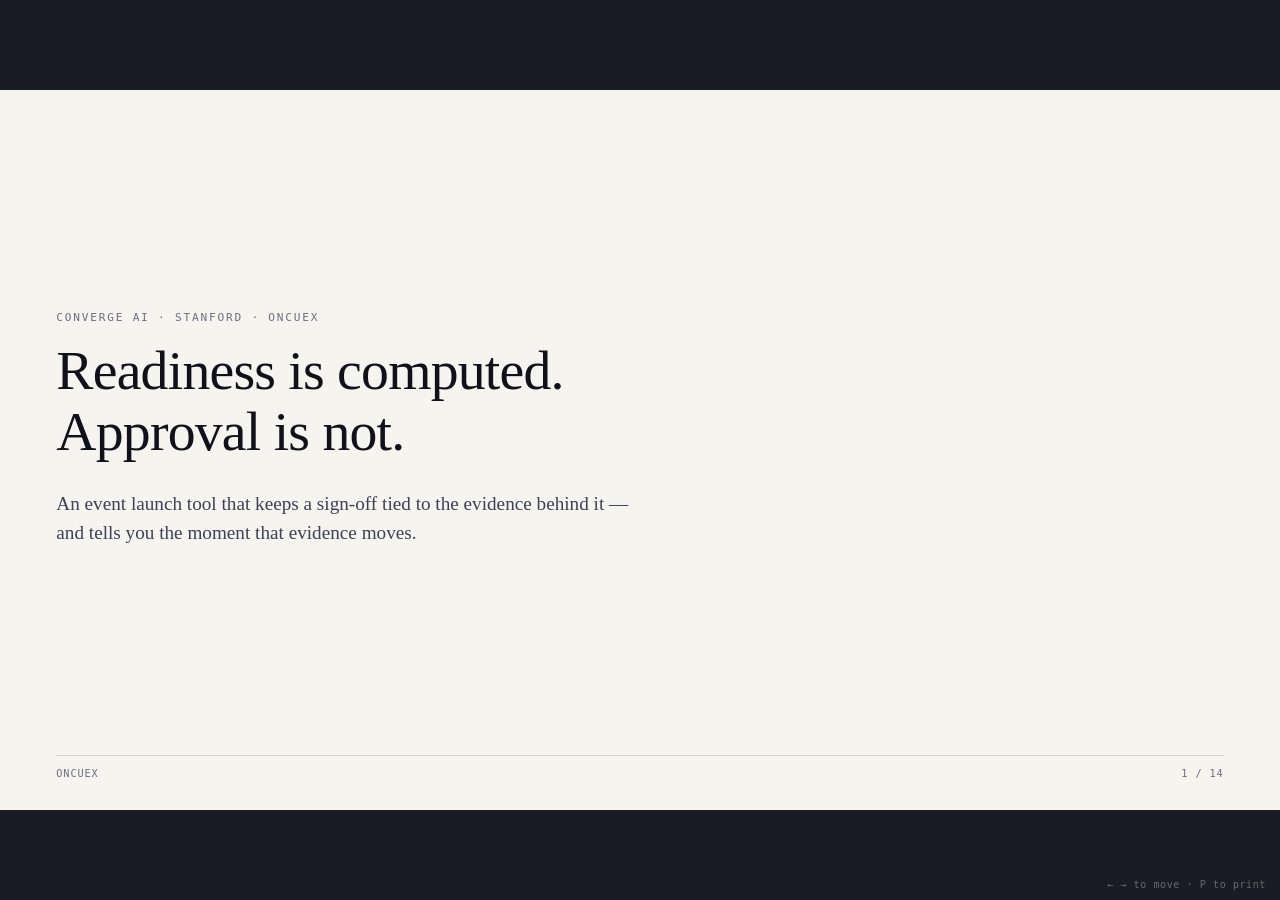
<file: submission/demo-slides.html>
<!doctype html>
<html lang="en">
<head>
<meta charset="utf-8">
<meta name="viewport" content="width=device-width, initial-scale=1">
<title>OnCueX — demo</title>
<style>
  :root {
    --ink: #10111a;
    --ink-soft: #3d4056;
    --ink-faint: #6b6e82;
    --paper: #f6f4ef;
    --rule: #d9d5cb;
    --accent: #8b3a2f;
    --accent-soft: #b96b5c;
    --good: #2f5d4a;
    --warn: #9a6a1e;
    --bad: #8b3a2f;
  }
  * { box-sizing: border-box; }
  html, body {
    margin: 0; padding: 0; height: 100%;
    background: #1a1b24;
    font-family: "Iowan Old Style", "Palatino Linotype", Palatino, Georgia, serif;
    color: var(--ink);
  }
  #stage {
    position: relative;
    width: 100vw; height: 100vh;
    display: flex; align-items: center; justify-content: center;
    overflow: hidden;
  }
  .slide {
    position: absolute;
    inset: 0;
    margin: auto;
    width: min(100vw, calc(100vh * 16 / 9));
    height: min(100vh, calc(100vw * 9 / 16));
    background: var(--paper);
    padding: 3.2vh 4.4vw;
    display: none;
    flex-direction: column;
    font-size: min(1.72vh, 1.92vw);
    line-height: 1.5;
  }
  .slide.active { display: flex; }

  .eyebrow {
    font-family: ui-monospace, "SF Mono", Menlo, monospace;
    font-size: 0.72em;
    letter-spacing: 0.16em;
    text-transform: uppercase;
    color: var(--ink-faint);
    margin-bottom: 1.2em;
  }
  h1 {
    font-size: 2.9em;
    line-height: 1.1;
    font-weight: 500;
    margin: 0 0 0.5em;
    letter-spacing: -0.014em;
    max-width: 22em;
  }
  h2 {
    font-size: 1.82em;
    line-height: 1.18;
    font-weight: 500;
    margin: 0 0 0.7em;
    letter-spacing: -0.008em;
    max-width: 26em;
  }
  p { margin: 0 0 0.85em; max-width: 34em; color: var(--ink-soft); }
  .lead { font-size: 1.14em; color: var(--ink-soft); max-width: 30em; }
  strong { font-weight: 600; color: var(--ink); }
  em { font-style: italic; }

  .body { flex: 1; display: flex; flex-direction: column; justify-content: center; min-height: 0; }
  .body.top { justify-content: flex-start; }
  .center { justify-content: center; }

  .rule { height: 1px; background: var(--rule); border: 0; margin: 1.4em 0; }

  .cols { display: grid; grid-template-columns: 1fr 1fr; gap: 2.6em; align-items: start; }
  .cols-3 { display: grid; grid-template-columns: repeat(3, 1fr); gap: 1.8em; }

  .card {
    border: 1px solid var(--rule);
    background: rgba(255,255,255,0.5);
    padding: 1.15em 1.3em;
    border-radius: 2px;
  }
  .card h3 {
    font-size: 1.02em; font-weight: 600; margin: 0 0 0.4em;
    letter-spacing: -0.004em;
  }
  .card p { font-size: 0.94em; margin: 0; }
  .card .tag {
    font-family: ui-monospace, "SF Mono", Menlo, monospace;
    font-size: 0.68em; letter-spacing: 0.08em; text-transform: uppercase;
    color: var(--ink-faint); display: block; margin-bottom: 0.55em;
  }

  ul { margin: 0 0 0.8em; padding-left: 1.05em; color: var(--ink-soft); max-width: 34em; }
  li { margin-bottom: 0.5em; }
  li::marker { color: var(--accent-soft); }

  .kv { display: grid; grid-template-columns: auto 1fr; gap: 0.42em 1.5em; align-items: baseline; max-width: 36em; }
  .kv dt {
    font-family: ui-monospace, "SF Mono", Menlo, monospace;
    font-size: 0.8em; color: var(--ink-faint); letter-spacing: 0.02em;
  }
  .kv dd { margin: 0; color: var(--ink); }

  code, .mono {
    font-family: ui-monospace, "SF Mono", Menlo, monospace;
    font-size: 0.86em;
    background: rgba(139,58,47,0.07);
    padding: 0.1em 0.34em;
    border-radius: 2px;
    color: #5a2620;
  }

  .status {
    display: inline-block; padding: 0.1em 0.5em; border-radius: 2px;
    font-family: ui-monospace, "SF Mono", Menlo, monospace;
    font-size: 0.76em; letter-spacing: 0.03em;
  }
  .s-supported { background: rgba(47,93,74,0.13); color: var(--good); }
  .s-outdated  { background: rgba(154,106,30,0.15); color: var(--warn); }
  .s-blocked   { background: rgba(139,58,47,0.13); color: var(--bad); }
  .s-missing   { background: rgba(107,110,130,0.14); color: var(--ink-faint); }

  table { border-collapse: collapse; width: 100%; font-size: 0.92em; max-width: 44em; }
  th {
    text-align: left; font-weight: 600; color: var(--ink);
    border-bottom: 1.5px solid var(--ink); padding: 0.5em 0.9em 0.5em 0;
    font-size: 0.94em;
  }
  td {
    border-bottom: 1px solid var(--rule); padding: 0.52em 0.9em 0.52em 0;
    color: var(--ink-soft); vertical-align: top;
  }
  td:last-child, th:last-child { padding-right: 0; }
  tr:last-child td { border-bottom: 0; }

  .big-number { font-size: 2.6em; line-height: 1; font-weight: 500; letter-spacing: -0.02em; display: block; }
  .under { font-size: 0.8em; color: var(--ink-faint); display: block; margin-top: 0.45em; }

  .quote {
    border-left: 2px solid var(--accent-soft);
    padding: 0.2em 0 0.2em 1.1em;
    font-style: italic; color: var(--ink-soft); max-width: 32em;
  }

  .foot {
    display: flex; justify-content: space-between; align-items: baseline;
    font-family: ui-monospace, "SF Mono", Menlo, monospace;
    font-size: 0.66em; letter-spacing: 0.09em; text-transform: uppercase;
    color: var(--ink-faint);
    padding-top: 1em; border-top: 1px solid var(--rule); margin-top: auto;
  }
  .title-slide { justify-content: center; }
  .title-slide h1 { font-size: 3.6em; max-width: 14em; }
  .title-slide .lead { font-size: 1.24em; }

  .arrow { color: var(--accent-soft); padding: 0 0.35em; }
  .note { font-size: 0.82em; color: var(--ink-faint); font-style: italic; }
  .warn-box {
    border-left: 2px solid var(--accent);
    background: rgba(139,58,47,0.05);
    padding: 0.8em 1.1em; max-width: 38em;
  }
  .warn-box p { margin: 0; font-size: 0.94em; }

  .help {
    position: fixed; bottom: 10px; right: 14px;
    font-family: ui-monospace, Menlo, monospace; font-size: 10px;
    color: rgba(255,255,255,0.34); letter-spacing: 0.06em;
    user-select: none;
  }
  @media print {
    .help { display: none; }
    html, body { background: #fff; }
    #stage { display: block; height: auto; }
    .slide { position: relative; display: flex !important; page-break-after: always; width: 100%; height: 100vh; }
  }
</style>
</head>
<body>
<div id="stage">

<!-- 1 ------------------------------------------------------------------>
<section class="slide title-slide">
  <div class="body">
    <div class="eyebrow">Converge AI · Stanford · OnCueX</div>
    <h1>Readiness is computed.<br>Approval is not.</h1>
    <p class="lead">An event launch tool that keeps a sign-off tied to the evidence behind it — and tells you the moment that evidence moves.</p>
  </div>
  <div class="foot"><span>OnCueX</span><span>1 / 14</span></div>
</section>

<!-- 2 ------------------------------------------------------------------>
<section class="slide">
  <div class="eyebrow">The problem</div>
  <div class="body top">
    <h2>A checked box is not evidence.</h2>
    <p class="lead">Every launch tool can show you a task list with ticks through it. None of them can tell you whether the plan underneath still holds.</p>
    <hr class="rule">
    <div class="cols">
      <div>
        <h3 style="font-size:1.05em;margin:0 0 0.5em;font-weight:600;">The obvious failure</h3>
        <p>Requirements are marked done while nothing current supports them. Access windows, crew calls, run of show and committed cost quietly disagree with each other.</p>
      </div>
      <div>
        <h3 style="font-size:1.05em;margin:0 0 0.5em;font-weight:600;">The embarrassing one</h3>
        <p>The venue changes. Some commitments lose their support and others don't. The approval granted before the change still <em>looks</em> current — and nobody can say which parts are still true.</p>
      </div>
    </div>
  </div>
  <div class="foot"><span>OnCueX</span><span>2 / 14</span></div>
</section>

<!-- 3 ------------------------------------------------------------------>
<section class="slide">
  <div class="eyebrow">The scenario</div>
  <div class="body">
    <h2>One fictional launch, moved once.</h2>
    <dl class="kv">
      <dt>Client</dt><dd>Northwind Provisions — spring launch reception</dd>
      <dt>Guests</dt><dd>120 · fixed</dd>
      <dt>Budget</dt><dd>$30,000 approved · fixed</dd>
      <dt>Date</dt><dd>14 March 2027</dd>
      <dt>Venue A</dt><dd>Foundry Hall — access 05:00–12:00, occupancy 150, stop 23:00</dd>
    </dl>
    <hr class="rule">
    <p>The venue moves to <strong>Pier 9 Loft</strong>: access narrows to 06:00–07:30, occupancy drops to 110, the stop moves to 21:30, and the total rises to $31,450.</p>
    <p class="note">All people, venues and prices are fictional.</p>
  </div>
  <div class="foot"><span>OnCueX</span><span>3 / 14</span></div>
</section>

<!-- 4 ------------------------------------------------------------------>
<section class="slide">
  <div class="eyebrow">What the move breaks</div>
  <div class="body top">
    <h2>Five conditions fail at once. A sixth check reports the rest.</h2>
    <table>
      <thead><tr><th>Check</th><th>The conflicting values</th></tr></thead>
      <tbody>
        <tr><td>Access vs crew arrival</td><td>07:15 arrival + 45 min setup reaches 08:00; access ends 07:30</td></tr>
        <tr><td>Occupancy vs headcount</td><td>Licensed 110 is below 120 guests + 10 circulation</td></tr>
        <tr><td>Run of show vs hard stop</td><td>22:00 end + 30 min margin needs 22:30; stop is 21:30</td></tr>
        <tr><td>Committed total</td><td>$31,450 against a $30,000 approval</td></tr>
        <tr><td>Attestation current</td><td>Fire attestation belongs to Venue A, not Venue B</td></tr>
        <tr><td>Dependency closure</td><td>Six blocking requirements are unsupported</td></tr>
      </tbody>
    </table>
    <p class="note" style="margin-top:1em;">The set is always six. A failure names the values that disagree — never a percentage.</p>
  </div>
  <div class="foot"><span>OnCueX</span><span>4 / 14</span></div>
</section>

<!-- 5 ------------------------------------------------------------------>
<section class="slide">
  <div class="eyebrow">The central distinction</div>
  <div class="body">
    <h2>Readiness is computed. Acceptance is recorded.</h2>
    <div class="cols">
      <div class="card">
        <span class="tag">Computed</span>
        <h3>Readiness</h3>
        <p>A pure function over one snapshot. Returns <span class="status s-missing">missing</span> <span class="status s-blocked">blocked</span> <span class="status s-outdated">outdated</span> <span class="status s-supported">supported</span> with a named reason for each. No model in the loop.</p>
      </div>
      <div class="card">
        <span class="tag">Recorded</span>
        <h3>Acceptance</h3>
        <p>Exists only as a decision by a named project manager against one revision, one requirement set and one evidence set. The evaluator can never emit it.</p>
      </div>
    </div>
    <hr class="rule">
    <p class="quote">A green badge can never impersonate a person.</p>
  </div>
  <div class="foot"><span>OnCueX</span><span>5 / 14</span></div>
</section>

<!-- 6 ------------------------------------------------------------------>
<section class="slide">
  <div class="eyebrow">Why it's built this way</div>
  <div class="body">
    <h2>Two counters, because an opinion is not a fact.</h2>
    <p class="lead">Recording a sign-off must not invalidate the sign-off. That single sentence drives the storage design.</p>
    <table>
      <thead><tr><th>Counter</th><th>Advances on</th><th>Decides</th></tr></thead>
      <tbody>
        <tr><td><code>eventSequence</code></td><td>every event, including a sign-off</td><td>audit ordering</td></tr>
        <tr><td><code>assessmentRevision</code></td><td>only changes to assessed facts</td><td>whether an approval is still current</td></tr>
      </tbody>
    </table>
    <hr class="rule">
    <p>Sign-off advances the first and leaves the second alone — so it is current the instant it is written, and still current after a reload.</p>
    <p class="note">Earlier versions bound decisions to the single revision and staled every approval on write. That was the first defect found in review.</p>
  </div>
  <div class="foot"><span>OnCueX</span><span>6 / 14</span></div>
</section>

<!-- 7 ------------------------------------------------------------------>
<section class="slide">
  <div class="eyebrow">What survives the change</div>
  <div class="body">
    <h2>Impact comes from declared bindings, not a diff.</h2>
    <p>Each requirement declares the fields it depends on. Each evidence record records the values it was bound to. A change walks those declarations, then closes over the prerequisite graph.</p>
    <div class="cols" style="margin-top:0.4em;">
      <div class="card" style="border-left:2px solid var(--accent);">
        <span class="tag">6 requirements · 6 records</span>
        <h3>Work to revisit</h3>
        <p>Loading, capacity, crew arrival, run of show, budget, fire attestation.</p>
      </div>
      <div class="card" style="border-left:2px solid var(--good);">
        <span class="tag">1 requirement · 1 record</span>
        <h3>Keep as it is</h3>
        <p>Photographer delivers 120 edited images within 10 days. Binds to no venue field. No blanket reset touches it.</p>
      </div>
    </div>
    <p class="note" style="margin-top:1em;">Marking the photographer outdated is a defect, and a test fails if it happens.</p>
  </div>
  <div class="foot"><span>OnCueX</span><span>7 / 14</span></div>
</section>

<!-- 8 ------------------------------------------------------------------>
<section class="slide">
  <div class="eyebrow">The interface</div>
  <div class="body">
    <h2>The launch, not the system's reasoning about it.</h2>
    <p class="lead">Five tabs a producer would actually open. The engine is underneath; it surfaces only where a decision is needed.</p>
    <div class="cols-3" style="margin-top:0.5em;">
      <div class="card"><span class="tag">Overview</span><h3>The day at a glance</h3><p>Next work, the team, budget snapshot, what needs a look.</p></div>
      <div class="card"><span class="tag">Checklist</span><h3>The commitments</h3><p>Grouped by venue, crew, production, photography and budget.</p></div>
      <div class="card"><span class="tag">Itinerary</span><h3>The event day</h3><p>Access, crew call, setup, run of show, hard stop.</p></div>
      <div class="card"><span class="tag">Budget</span><h3>Approved against committed</h3><p>Partner commitments and the remaining line.</p></div>
      <div class="card"><span class="tag">Partners</span><h3>The outside parties</h3><p>Venue, caterer, production, photographer — with documents.</p></div>
      <div class="card" style="background:rgba(139,58,47,0.06);"><span class="tag">Header</span><h3>Sign off</h3><p>One deliberate action, available only when the plan holds.</p></div>
    </div>
  </div>
  <div class="foot"><span>OnCueX</span><span>8 / 14</span></div>
</section>

<!-- 9 ------------------------------------------------------------------>
<section class="slide">
  <div class="eyebrow">The AI boundary</div>
  <div class="body">
    <h2>Proposes, and cannot write.</h2>
    <div class="cols">
      <div>
        <h3 style="font-size:1.02em;margin:0 0 0.55em;font-weight:600;">Two allowlisted operations</h3>
        <ul>
          <li><code>extractBrief</code> — structured brief from pasted text, every claim carrying a source span</li>
          <li><code>draftRecovery</code> — proposed field changes with rationale and sources</li>
        </ul>
      </div>
      <div>
        <h3 style="font-size:1.02em;margin:0 0 0.55em;font-weight:600;">Rejected, however confident</h3>
        <ul>
          <li>a vendor confirmation no source asserts</li>
          <li>attribution to someone who didn't say it</li>
          <li>any change to status, readiness or budget</li>
          <li>instructions embedded in uploaded material</li>
        </ul>
      </div>
    </div>
    <hr class="rule">
    <p>Output lands as a proposal with <code>author.kind = "model"</code>. Adoption is a separate human command with its own expected revision. The model has no channel to the writer.</p>
  </div>
  <div class="foot"><span>OnCueX</span><span>9 / 14</span></div>
</section>

<!-- 10 ----------------------------------------------------------------->
<section class="slide">
  <div class="eyebrow">Source review</div>
  <div class="body">
    <h2>A concern is not a plan change.</h2>
    <p>Items arrive from named channels — Gmail, Slack, iMessage, Zoom, Research, Manual — each with a locator and a content digest.</p>
    <p>Reviewing one records a disposition: concern, dismissed, deferred, clarification, resolved. The reviewed item is retained; the plan is untouched.</p>
    <hr class="rule">
    <div class="cols">
      <div class="card"><span class="tag">Concern</span><h3>A judgement about a source</h3><p>Recorded against the review, with a reason and who raised it.</p></div>
      <div class="card"><span class="tag">Change</span><h3>A command against the plan</h3><p>Requires an expected revision, produces a new one, and requires re-assessment.</p></div>
    </div>
    <p class="note" style="margin-top:0.9em;">Merging these is how a comment silently becomes a commitment.</p>
  </div>
  <div class="foot"><span>OnCueX</span><span>10 / 14</span></div>
</section>

<!-- 11 ----------------------------------------------------------------->
<section class="slide">
  <div class="eyebrow">Under pressure</div>
  <div class="body">
    <h2>Four contract defects found in review, and what each cost.</h2>
    <table>
      <thead><tr><th>Defect</th><th>If it had shipped</th></tr></thead>
      <tbody>
        <tr><td>A decision bound to the revision it advances</td><td>Every sign-off stale on write</td></tr>
        <tr><td>A dependency naming a field that doesn't exist</td><td>A real change silently ignored</td></tr>
        <tr><td>An oracle listing 3 failures where 5 were true</td><td>A correct engine failing its own tests</td></tr>
        <tr><td>Recovery asserting values no source stated</td><td>Invented vendor concessions</td></tr>
      </tbody>
    </table>
    <p class="note" style="margin-top:1.1em;">Each is now mechanically rejected by the fixture validator. Ten reintroduced defects confirm it — one of them was in the write path, where a rejected change still moved the field it named.</p>
  </div>
  <div class="foot"><span>OnCueX</span><span>11 / 14</span></div>
</section>

<!-- 12 ----------------------------------------------------------------->
<section class="slide">
  <div class="eyebrow">Verification</div>
  <div class="body">
    <h2>What actually runs.</h2>
    <div class="cols">
      <div>
        <h3 style="font-size:1em;margin:0 0 0.6em;font-weight:600;">Python reference — normative</h3>
        <dl class="kv" style="grid-template-columns:auto 1fr;font-size:0.92em;">
          <dt>fixtures</dt><dd>0 errors, 0 warnings</dd>
          <dt>schema</dt><dd>95 checks</dd>
          <dt>core</dt><dd>102 checks</dd>
          <dt>oracle</dt><dd>40 differential</dd>
          <dt>end-to-end</dt><dd>passes</dd>
        </dl>
      </div>
      <div>
        <h3 style="font-size:1em;margin:0 0 0.6em;font-weight:600;">Operator app — shipped</h3>
        <dl class="kv" style="grid-template-columns:auto 1fr;font-size:0.92em;">
          <dt>self-check</dt><dd>33 checks</dd>
          <dt>source review</dt><dd>39 checks</dd>
          <dt>typecheck</dt><dd>clean</dd>
          <dt>lint</dt><dd>clean</dd>
          <dt>build</dt><dd>clean</dd>
        </dl>
      </div>
    </div>
    <hr class="rule">
    <p>The app is a port, so the two behaviours a port most easily loses are pinned by name — and each guard is verified by removing it and watching exactly that check fail.</p>
  </div>
  <div class="foot"><span>OnCueX</span><span>12 / 14</span></div>
</section>

<!-- 13 ----------------------------------------------------------------->
<section class="slide">
  <div class="eyebrow">Limits</div>
  <div class="body">
    <h2>What this does not do.</h2>
    <ul style="font-size:1.04em;">
      <li>It does not decide. The model extracts and drafts; a person adopts and signs off.</li>
      <li>It does not verify physical reality. It checks records, dates and internal consistency — permits, accessibility and safety stay with qualified people.</li>
      <li>It does not secure multiple users. Contributor roles are simulated and labelled, and the record lives in the operator's browser.</li>
      <li>It does not estimate savings. No comparison against a manual baseline has been measured.</li>
      <li>It does not use real data. Every person, venue and price is fictional.</li>
    </ul>
    <div class="warn-box" style="margin-top:0.8em;">
      <p>The scenario is one synthetic launch. A result on it is a result on it.</p>
    </div>
  </div>
  <div class="foot"><span>OnCueX</span><span>13 / 14</span></div>
</section>

<!-- 14 ----------------------------------------------------------------->
<section class="slide title-slide">
  <div class="body">
    <div class="eyebrow">Close</div>
    <h1>The plan changes.<br>The approval should notice.</h1>
    <p class="lead">Readiness computed from current evidence. Approval recorded by a person against an exact revision. Impact derived from what each commitment actually depends on.</p>
    <hr class="rule" style="max-width:30em;">
    <dl class="kv" style="font-size:0.9em;">
      <dt>reference</dt><dd><code>oncuex/</code> · <code>tools/</code></dd>
      <dt>app</dt><dd><code>app/</code> — Enter, React, TypeScript</dd>
      <dt>spec</dt><dd><code>docs/</code> — four documents, 24 checks</dd>
    </dl>
  </div>
  <div class="foot"><span>OnCueX</span><span>14 / 14</span></div>
</section>

</div>
<div class="help">← → to move · P to print</div>
<script>
  const slides = [...document.querySelectorAll('.slide')];
  let i = 0;
  function show(n) {
    i = Math.max(0, Math.min(slides.length - 1, n));
    slides.forEach((s, k) => s.classList.toggle('active', k === i));
    history.replaceState(null, '', '#' + (i + 1));
  }
  addEventListener('keydown', e => {
    if (e.key === 'ArrowRight' || e.key === ' ' || e.key === 'PageDown') { e.preventDefault(); show(i + 1); }
    else if (e.key === 'ArrowLeft' || e.key === 'PageUp') { e.preventDefault(); show(i - 1); }
    else if (e.key === 'Home') { show(0); }
    else if (e.key === 'End') { show(slides.length - 1); }
    else if (e.key === 'p' || e.key === 'P') { print(); }
  });
  addEventListener('click', e => { if (!e.target.closest('a')) show(i + 1); });
  const start = parseInt(location.hash.replace('#', ''), 10);
  show(Number.isFinite(start) && start > 0 ? start - 1 : 0);
</script>
</body>
</html>
</file>
